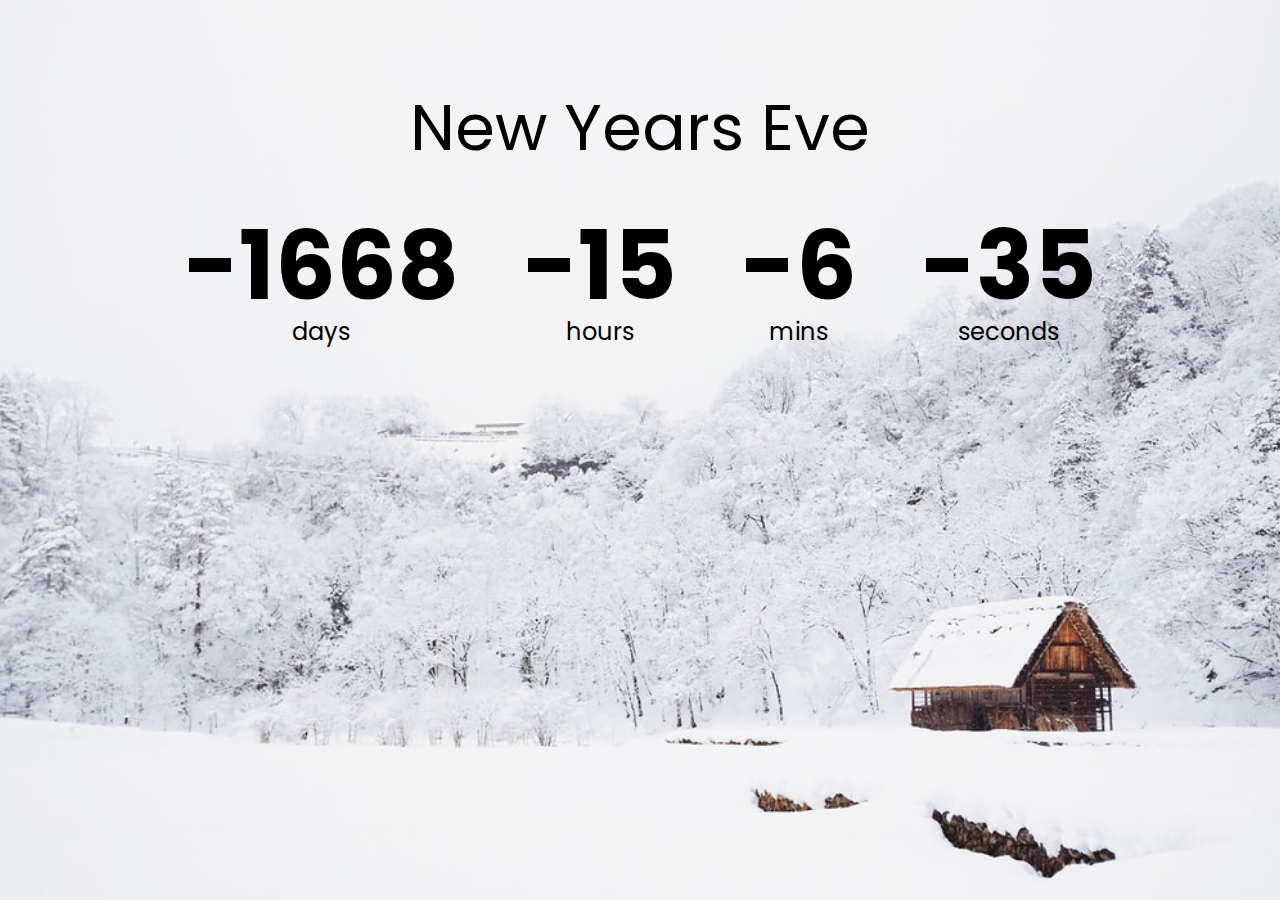
<file: index.html>
<!DOCTYPE html>
<html lang="en">
<head>
    <meta charset="UTF-8">
    <meta name="viewport" content="width=device-width, initial-scale=1.0">
    <title>Document</title>
    <link rel="stylesheet" href="style.css">
</head>
<body>
    <h1>New Years Eve</h1>
    
    <div class="countdown-container">
        <div class="countdown-el days-c">
            <p class="big-text" id="days">0</p>
            <span>days</span>
        </div>
        <div class="countdown-el hours-c">
            <p class="big-text" id="hours">0</p>
            <span>hours</span>
        </div>
        <div class="countdown-el mins-c">
            <p class="big-text" id="mins">0</p>
            <span>mins</span>
        </div>
        <div class="countdown-el seconds-c">
            <p class="big-text" id="seconds">0</p>
            <span>seconds</span>
        </div>
    </div>
    <script type="text/javascript" src="script.js"></script>

</body>
</html>
</file>
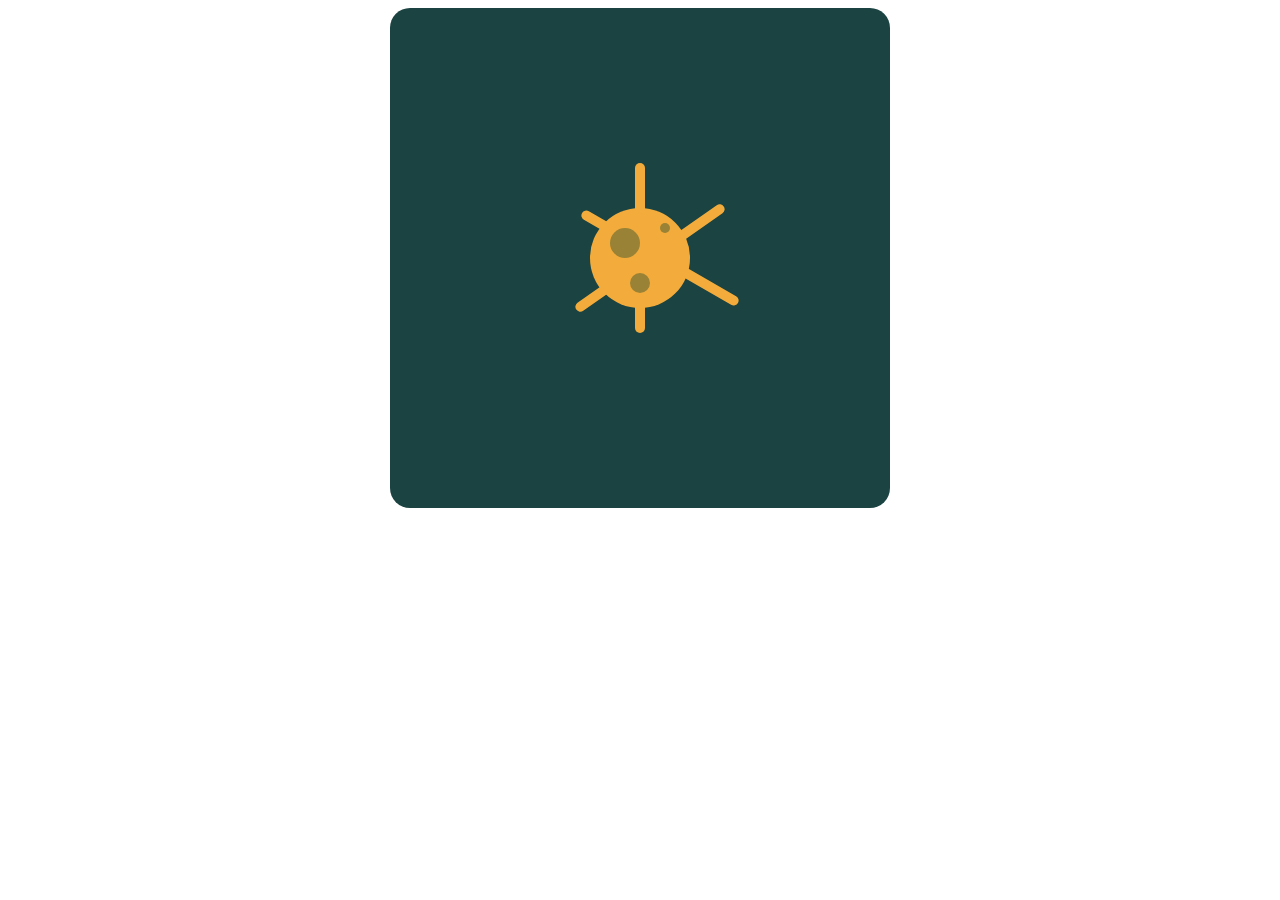
<file: images/chalge/index.html>
<!DOCTYPE html>
<html lang="en">

<head>
    <meta charset="UTF-8">
    <meta name="viewport" content="width=device-width, initial-scale=1.0">
    <title>Document</title>
    <link rel="stylesheet" href="style.css">
</head>

<body>
    <div class="container">
        <div class="kure">
            <div class="dot1 dot"></div>
            <div class="dot2 dot"></div>
            <div class="dot3 dot"></div>

        </div>
        <div class="line line1"></div>
        <div class="line line2"></div>
        <div class="line line3"></div>

    </div>
</body>

</html>
</file>
<file: style.css>
@import url('https://fonts.googleapis.com/css2?family=Poppins:wght@300;400;500&family=Srisakdi&display=swap');

*
{
  box-sizing: border-box;
}

body
{
  background-image:url(images/background.jpg);
  background-size: cover;
  background-position: center center;
  display: flex;
  flex-direction: column;
  align-items: center;
  min-height: 100vh;
  font-family: 'Poppins', sans-serif;
  margin: 0;
}

h1
{
  font-size: 4rem;
  font-weight: normal;
  margin-top:5rem;

}

.countdown-container
{
  display: flex;
}

.big-text
{
  font-weight: bold;
  font-size:6rem;
  line-height: 1;
  margin: 0 2rem;
}

.countdown-el
{
  text-align: center;
}

.countdown-el span
{
  font-size: 1.5rem;
}
</file>
<file: images/chalge/style.css>
*{box-sizing: border-box;}
.container{
    background: #1a4341;
    width: 500px;
    height: 500px;
    margin: auto;
    display: flex;
    justify-content: center;
    align-items: center;
    border-radius: 20px;
}

.kure{
    width: 100px;
    height: 100px;
    background: #f3ac3c;
    border-radius: 50%;
    z-index: 2;
    position: relative;
}

.dot{
    background:#998235;
    border-radius: 50%;
}
.dot1{
    width: 30px;
    height: 30px;
    margin-left:20px;
    margin-top:20px;
}
.dot2{
    width: 20px;
    height: 20px;
    margin-left:40px;
    margin-top:15px;
}
.dot3{
    width: 10px;
    height: 10px;
    margin-left:70px;
    margin-top:-70px;
}

.line1{
    position:absolute;
    width: 170px;
    height: 10px;
    border-radius: 20px;
    transform: rotate(90deg);
    background: #f3ac3c;
    z-index: 1;
    margin-top: -20px;
}
.line2{
    position:absolute;
    width: 180px;
    height: 10px;
    border-radius: 20px;
   transform: rotate(30deg);
    background: #f3ac3c;
    margin-left: 40px;
}
.line3{
    position:absolute;
    width: 180px;
    height: 10px;
    border-radius: 20px;
    background: #f3ac3c;
    transform: rotate(-35deg);
    margin-left: 20px;
}
</file>
